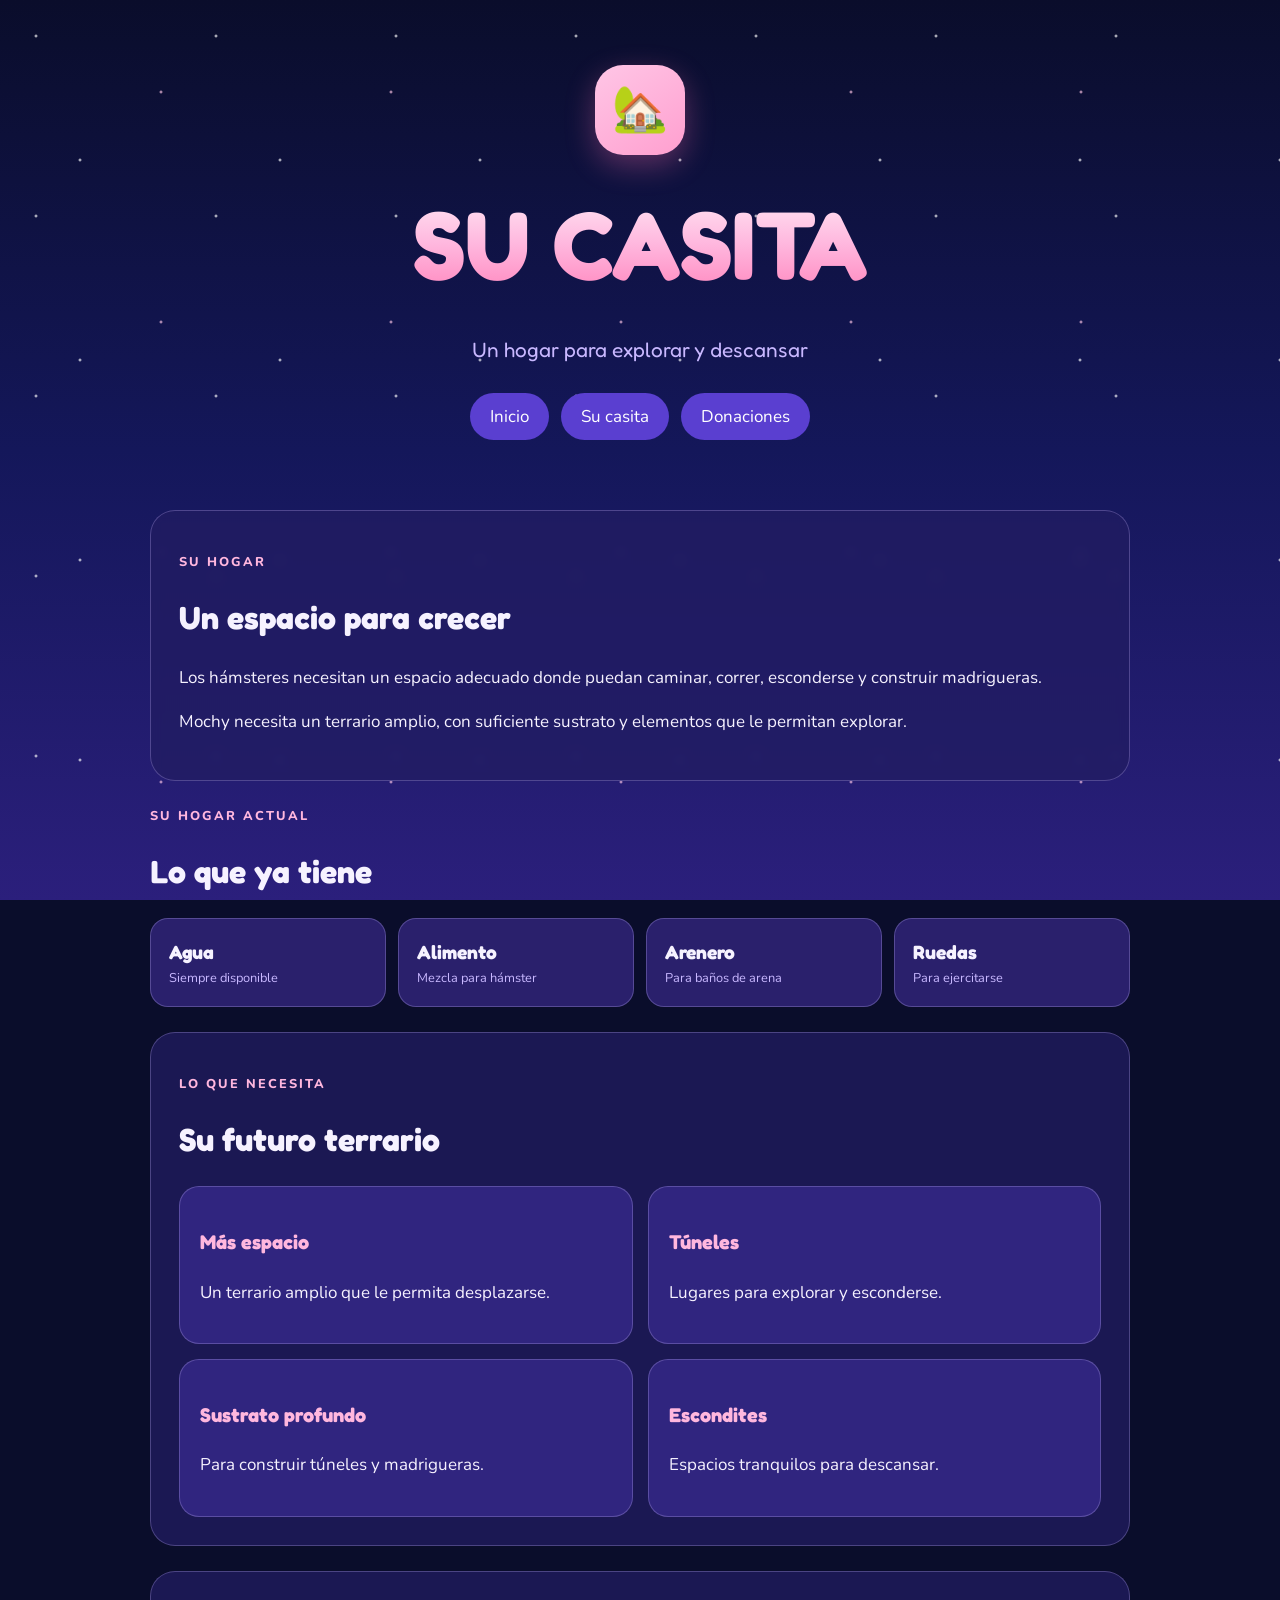
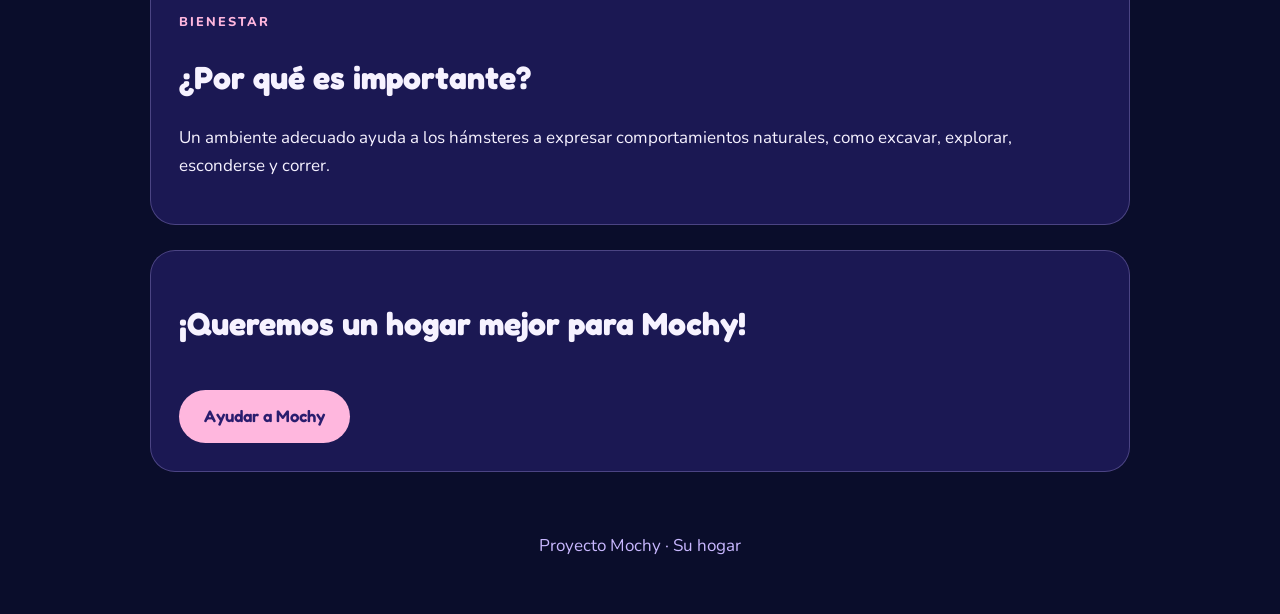
<file: casita.html>
<!DOCTYPE html>
<html lang="es">
<head>
  <meta charset="UTF-8">
  <meta name="viewport" content="width=device-width, initial-scale=1.0">
  <title>Mochy | Su casita</title>

  <link rel="preconnect" href="https://fonts.googleapis.com">
  <link rel="preconnect" href="https://fonts.gstatic.com" crossorigin>
  <link href="https://fonts.googleapis.com/css2?family=Fredoka:wght@400;500;600;700&family=Nunito:wght@400;600;700;800&display=swap" rel="stylesheet">

  <link rel="stylesheet" href="CSS/styles.css">
</head>
<body>

<div class="sky"></div>

<div class="wrap">

  <header class="hero">
    <div class="logo">🏡</div>
    <h1>SU CASITA</h1>
    <p class="tagline">Un hogar para explorar y descansar</p>

    <nav class="menu">
      <a href="index.html">Inicio</a>
      <a href="casita.html">Su casita</a>
      <a href="donaciones.html">Donaciones</a>
    </nav>
  </header>

  <main>

    <section class="panel">
      <p class="eyebrow">Su hogar</p>
      <h2>Un espacio para crecer</h2>

      <p>
        Los hámsteres necesitan un espacio adecuado donde
        puedan caminar, correr, esconderse y construir
        madrigueras.
      </p>

      <p>
        Mochy necesita un terrario amplio, con suficiente
        sustrato y elementos que le permitan explorar.
      </p>
    </section>

    <section>
      <p class="eyebrow">Su hogar actual</p>
      <h2>Lo que ya tiene</h2>

      <div class="facts">
        <div class="fact"><b>Agua</b><span>Siempre disponible</span></div>
        <div class="fact"><b>Alimento</b><span>Mezcla para hámster</span></div>
        <div class="fact"><b>Arenero</b><span>Para baños de arena</span></div>
        <div class="fact"><b>Ruedas</b><span>Para ejercitarse</span></div>
      </div>
    </section>

    <section class="panel">
      <p class="eyebrow">Lo que necesita</p>
      <h2>Su futuro terrario</h2>

      <div class="likes">
        <article class="like">
          <h3>Más espacio</h3>
          <p>Un terrario amplio que le permita desplazarse.</p>
        </article>

        <article class="like">
          <h3>Túneles</h3>
          <p>Lugares para explorar y esconderse.</p>
        </article>

        <article class="like">
          <h3>Sustrato profundo</h3>
          <p>Para construir túneles y madrigueras.</p>
        </article>

        <article class="like">
          <h3>Escondites</h3>
          <p>Espacios tranquilos para descansar.</p>
        </article>
      </div>
    </section>

    <section class="panel">
      <p class="eyebrow">Bienestar</p>
      <h2>¿Por qué es importante?</h2>

      <p>
        Un ambiente adecuado ayuda a los hámsteres a expresar
        comportamientos naturales, como excavar, explorar,
        esconderse y correr.
      </p>
    </section>

    <section class="panel">
      <h2>¡Queremos un hogar mejor para Mochy!</h2>
      <a class="cta" href="donaciones.html">Ayudar a Mochy</a>
    </section>

  </main>

  <footer>
    Proyecto Mochy · Su hogar
  </footer>

</div>

</body>
</html>
</file>
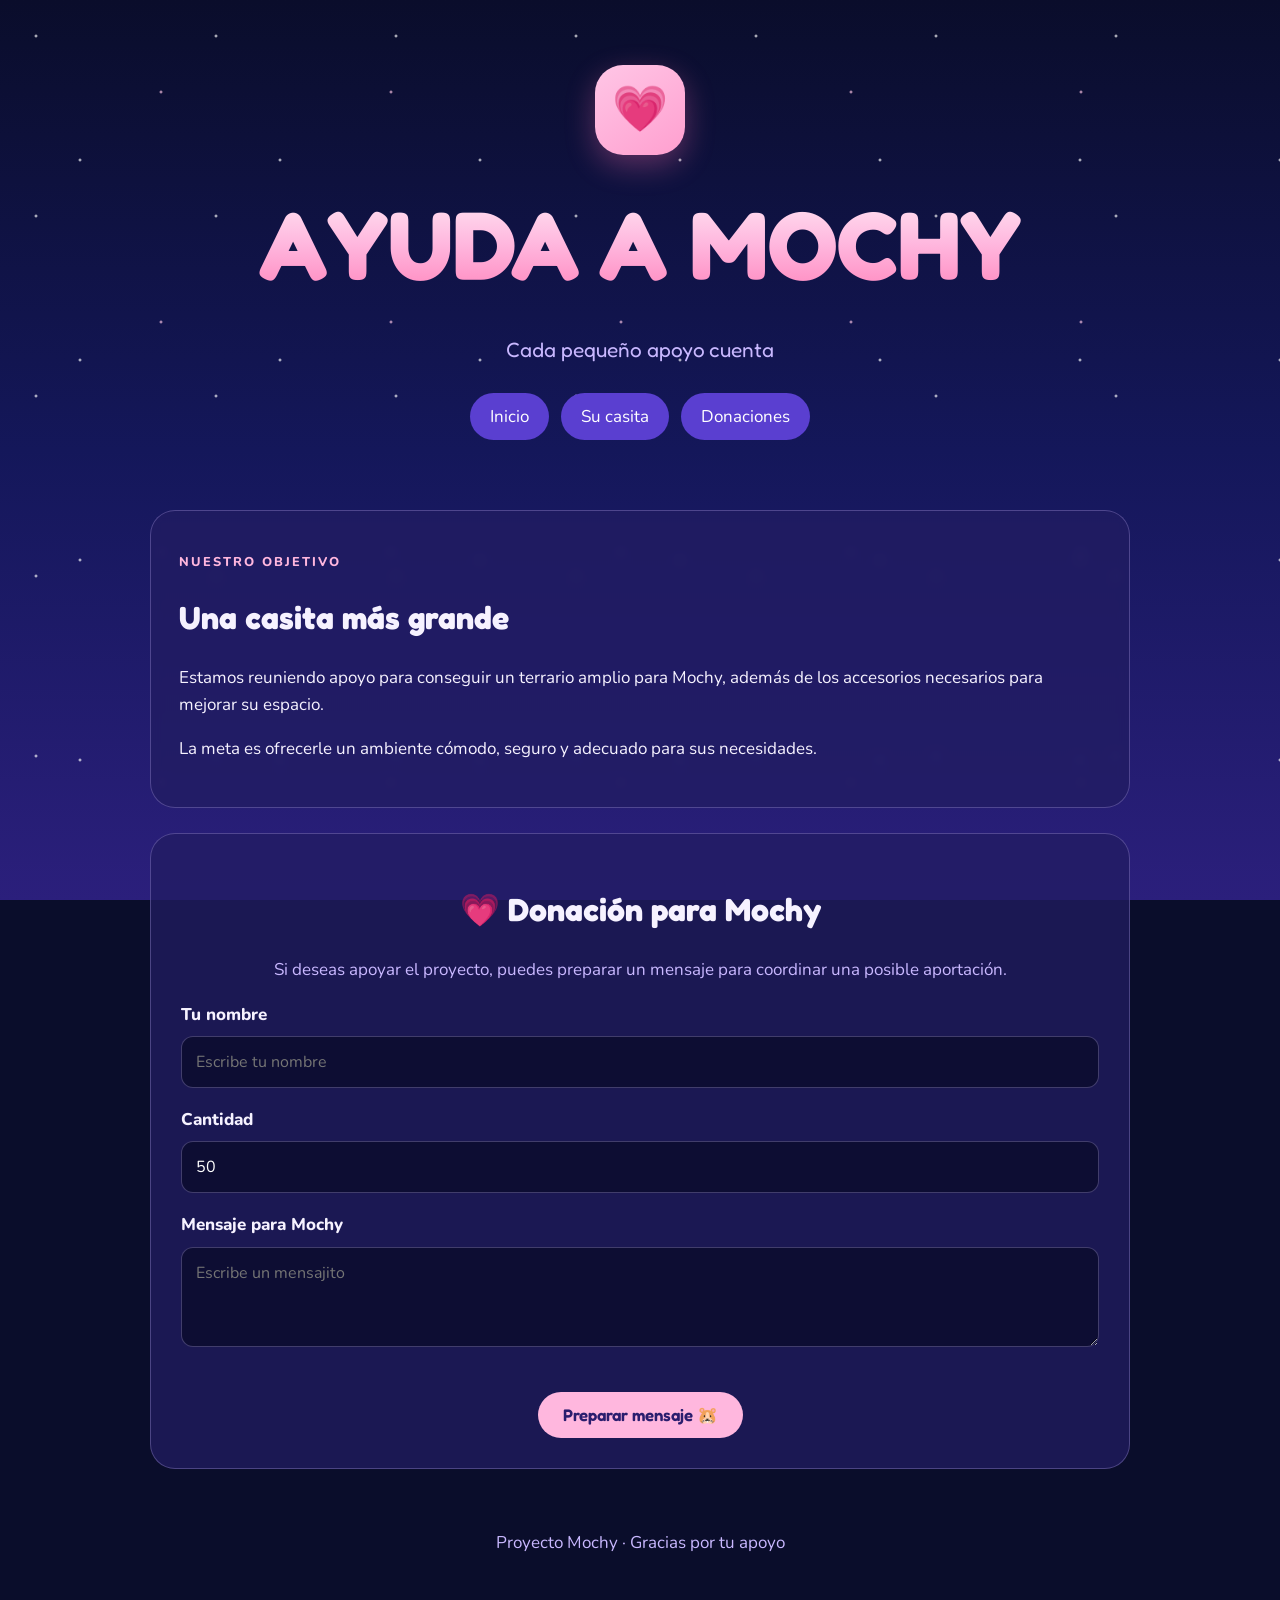
<file: donaciones.html>
<!DOCTYPE html>
<html lang="es">
<head>
  <meta charset="UTF-8">
  <meta name="viewport" content="width=device-width, initial-scale=1.0">
  <title>Mochy | Donaciones</title>

  <link rel="preconnect" href="https://fonts.googleapis.com">
  <link rel="preconnect" href="https://fonts.gstatic.com" crossorigin>
  <link href="https://fonts.googleapis.com/css2?family=Fredoka:wght@400;500;600;700&family=Nunito:wght@400;600;700;800&display=swap" rel="stylesheet">

  <link rel="stylesheet" href="CSS/styles.css">
</head>
<body>

<div class="sky"></div>

<div class="wrap">

  <header class="hero">
    <div class="logo">💗</div>
    <h1>AYUDA A MOCHY</h1>
    <p class="tagline">Cada pequeño apoyo cuenta</p>

    <nav class="menu">
      <a href="index.html">Inicio</a>
      <a href="casita.html">Su casita</a>
      <a href="donaciones.html">Donaciones</a>
    </nav>
  </header>

  <main>

    <section class="panel">
      <p class="eyebrow">Nuestro objetivo</p>
      <h2>Una casita más grande</h2>

      <p>
        Estamos reuniendo apoyo para conseguir un terrario
        amplio para Mochy, además de los accesorios necesarios
        para mejorar su espacio.
      </p>

      <p>
        La meta es ofrecerle un ambiente cómodo, seguro
        y adecuado para sus necesidades.
      </p>
    </section>

    <section class="donate">
      <h2>💗 Donación para Mochy</h2>

      <p class="sub">
        Si deseas apoyar el proyecto, puedes preparar
        un mensaje para coordinar una posible aportación.
      </p>

      <form id="donation-form">

        <label for="donor-name">Tu nombre</label>
        <input id="donor-name" type="text"
          placeholder="Escribe tu nombre">

        <label for="donor-amount">Cantidad</label>
        <input id="donor-amount" type="number"
          min="1" value="50" required>

        <label for="donor-msg">Mensaje para Mochy</label>
        <textarea id="donor-msg"
          placeholder="Escribe un mensajito"></textarea>

        <p id="form-error" class="error"></p>

        <button class="send" type="submit">
          Preparar mensaje 🐹
        </button>

      </form>

      <div id="thanks" hidden>
        <h3>¡Muchas gracias!</h3>
        <p id="copy-text"></p>
        <button class="solid" id="copy-btn" type="button">
          Copiar mensaje
        </button>
      </div>

    </section>

  </main>

  <footer>
    Proyecto Mochy · Gracias por tu apoyo
  </footer>

</div>

<script src="JS/script.js"></script>
</body>
</html>
</file>
<file: CSS/styles.css>
:root {
  --night: #0a0d2b;
  --violet: #5a3fd0;
  --pink: #ffb7de;
  --rose: #ff6fae;
  --ink: #f6f2ff;
  --lilac: #c9b8ff;
  --card: rgba(34, 28, 98, 0.75);
  --line: rgba(201, 184, 255, 0.28);
}

* {
  box-sizing: border-box;
}

html {
  scroll-behavior: smooth;
}

body {
  margin: 0;
  padding: 20px;
  background: var(--night);
  color: var(--ink);
  font-family: 'Nunito', sans-serif;
  font-size: 17px;
  line-height: 1.6;
}

.sky {
  position: fixed;
  inset: 0;
  z-index: -1;
  pointer-events: none;
  background:
    radial-gradient(2px 2px at 20% 20%, white, transparent),
    radial-gradient(2px 2px at 70% 40%, #ffc6e6, transparent),
    radial-gradient(2px 2px at 40% 80%, white, transparent),
    linear-gradient(180deg, #0a0d2b, #14175a, #2b1f7c);
  background-size: 180px 180px, 230px 230px, 200px 200px, auto;
}

.wrap {
  max-width: 980px;
  margin: auto;
}

.hero {
  text-align: center;
  padding: 45px 10px;
  display: flex;
  flex-direction: column;
  align-items: center;
  gap: 12px;
}

.logo {
  width: 90px;
  height: 90px;
  border-radius: 28px;
  background: linear-gradient(145deg, #ffc6e6, #ff9fcf);
  display: grid;
  place-items: center;
  font-size: 45px;
  box-shadow: 0 10px 30px #ff6fae55;
}

h1 {
  margin: 0;
  font-family: 'Fredoka', sans-serif;
  font-size: clamp(3rem, 10vw, 6rem);
  background: linear-gradient(180deg, white, var(--pink), var(--rose));
  background-clip: text;
  -webkit-background-clip: text;
  color: transparent;
}

.tagline {
  color: var(--lilac);
  font-family: 'Fredoka', sans-serif;
  font-size: 1.3rem;
  margin: 0;
}

.menu {
  display: flex;
  flex-wrap: wrap;
  justify-content: center;
  gap: 12px;
  margin-top: 15px;
}

.menu a {
  text-decoration: none;
  color: white;
  background: var(--violet);
  padding: 10px 20px;
  border-radius: 25px;
  transition: 0.3s;
}

.menu a:hover {
  background: var(--rose);
  transform: translateY(-3px);
}

section {
  margin: 25px 0;
}

.panel {
  background: var(--card);
  border: 1px solid var(--line);
  border-radius: 25px;
  padding: 28px;
  margin: 25px 0;
  backdrop-filter: blur(6px);
}

h2, h3 {
  font-family: 'Fredoka', sans-serif;
}

h2 {
  font-size: 2rem;
  line-height: 1.2;
}

.eyebrow {
  color: var(--pink);
  font-weight: 800;
  text-transform: uppercase;
  letter-spacing: 2px;
  font-size: 0.8rem;
}

.who {
  display: grid;
  grid-template-columns: 1fr 1fr;
  gap: 25px;
  align-items: center;
}

.photo-img {
  width: 100%;
  border-radius: 20px;
  border: 3px solid var(--line);
}

.facts {
  display: grid;
  grid-template-columns: repeat(4, 1fr);
  gap: 12px;
}

.fact {
  background: rgba(90, 63, 208, 0.4);
  border: 1px solid var(--line);
  border-radius: 18px;
  padding: 18px;
}

.fact span {
  display: block;
  color: var(--lilac);
  font-size: 0.8rem;
}

.fact b {
  display: block;
  font-family: 'Fredoka', sans-serif;
  font-size: 1.2rem;
}

.likes {
  display: grid;
  grid-template-columns: repeat(2, 1fr);
  gap: 15px;
}

.like {
  background: rgba(90, 63, 208, 0.35);
  border: 1px solid var(--line);
  padding: 20px;
  border-radius: 20px;
}

.like h3 {
  color: var(--pink);
}

.donate {
  background: var(--card);
  border: 1px solid var(--line);
  border-radius: 25px;
  padding: 30px;
  text-align: center;
}

.sub {
  color: var(--lilac);
}

label {
  display: block;
  text-align: left;
  margin-top: 18px;
  font-weight: 800;
}

input, textarea {
  width: 100%;
  padding: 14px;
  margin-top: 8px;
  border-radius: 12px;
  border: 1px solid var(--line);
  background: rgba(10, 12, 44, 0.8);
  color: white;
  font-family: inherit;
  font-size: 1rem;
}

textarea {
  min-height: 100px;
  resize: vertical;
}

button, .cta {
  border: none;
  cursor: pointer;
  display: inline-block;
  margin-top: 20px;
  padding: 13px 25px;
  border-radius: 30px;
  background: var(--pink);
  color: #2a1d6e;
  font-family: 'Fredoka', sans-serif;
  font-size: 1.05rem;
  font-weight: 600;
  text-decoration: none;
  transition: 0.3s;
}

button:hover, .cta:hover {
  background: var(--rose);
  color: white;
  transform: translateY(-3px);
}

.error {
  color: #ff9fb4;
}

footer {
  text-align: center;
  padding: 35px 10px;
  color: var(--lilac);
}

@media (max-width: 650px) {
  .who {
    grid-template-columns: 1fr;
  }

  .facts {
    grid-template-columns: repeat(2, 1fr);
  }

  .likes {
    grid-template-columns: 1fr;
  }
}
</file>
